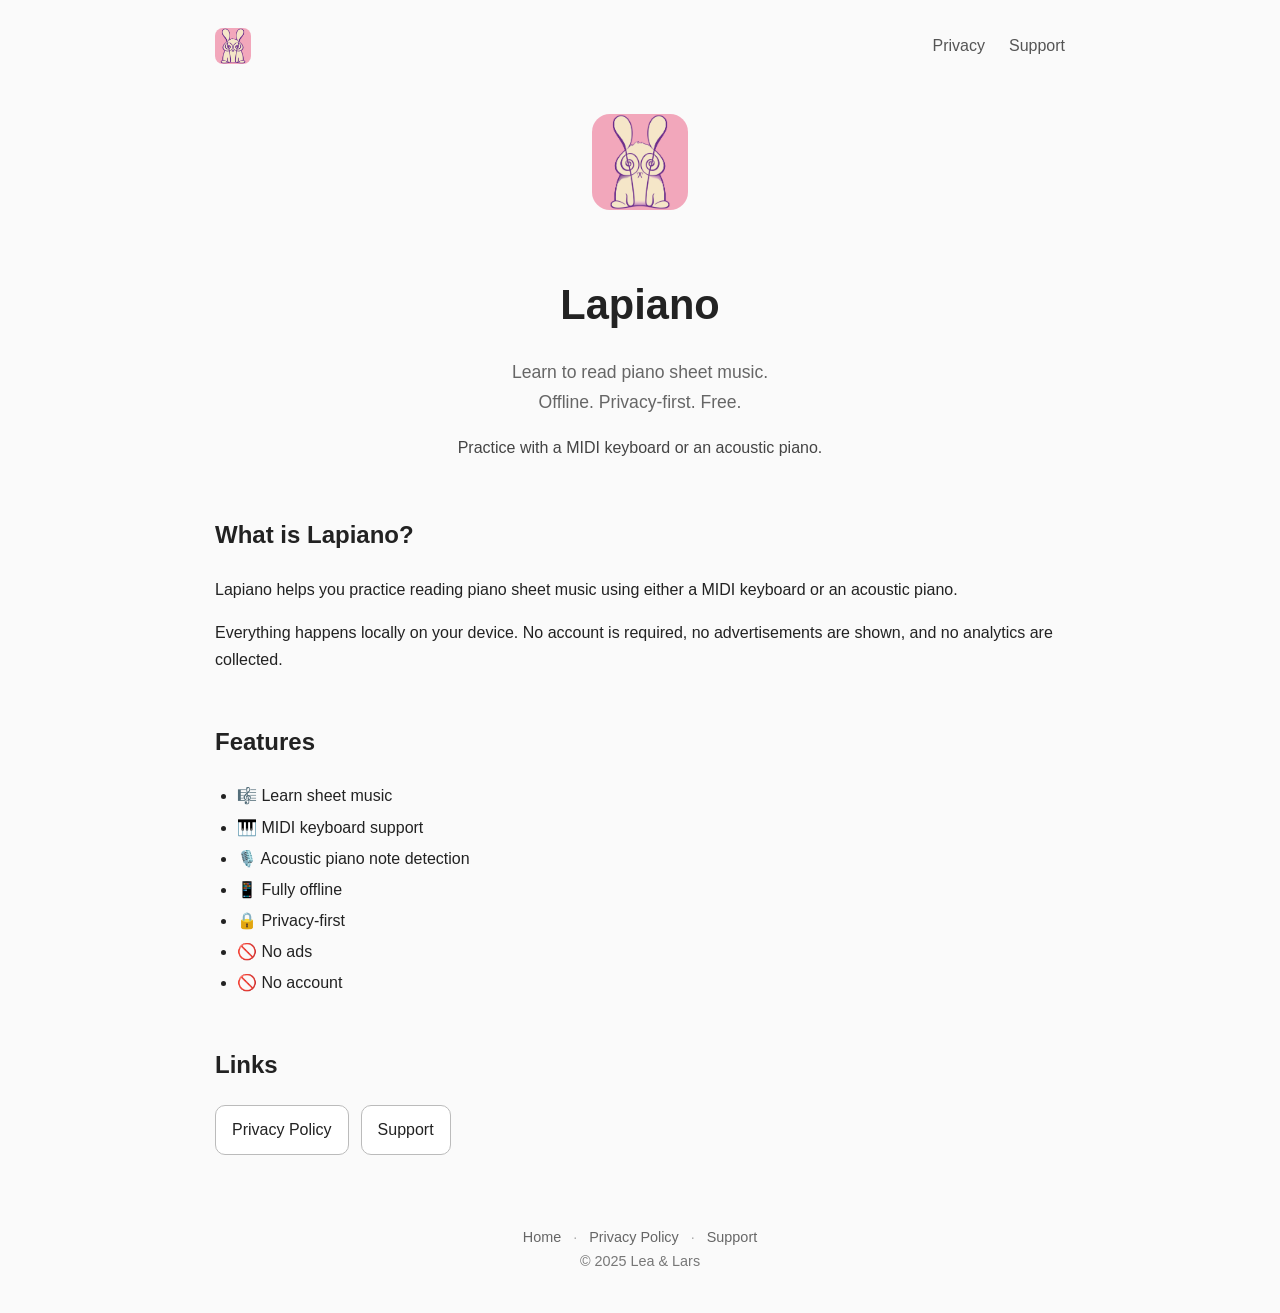
<file: index.html>
<!DOCTYPE html>
<html lang="en">
<head>
    <meta charset="UTF-8">
    <meta name="viewport" content="width=device-width, initial-scale=1.0">
    <title>Lapiano</title>
    <link rel="stylesheet" href="styles.css">
    <link rel="icon" href="assets/favicon.png">
</head>
<body>

<nav>
    <a href="index.html" class="nav-brand">
        <img src="assets/favicon.png" alt="Lapiano" class="nav-logo">
    </a>

    <div class="nav-links">
        <a href="privacy.html">Privacy</a>
        <a href="support.html">Support</a>
    </div>
</nav>

<header>
    <img src="assets/logo.png" alt="Lapiano logo" class="logo">

    <h1>Lapiano</h1>

    <p class="subtitle">
        Learn to read piano sheet music.<br>
        Offline. Privacy-first. Free.
    </p>

    <p class="hero-detail">
        Practice with a MIDI keyboard or an acoustic piano.
    </p>
</header>

<main>

<section>
    <h2>What is Lapiano?</h2>

    <p>
        Lapiano helps you practice reading piano sheet music using either a
        MIDI keyboard or an acoustic piano.
    </p>

    <p>
        Everything happens locally on your device. No account is required,
        no advertisements are shown, and no analytics are collected.
    </p>
</section>

<section>
    <h2>Features</h2>

    <ul class="feature-list">
        <li>🎼 Learn sheet music</li>
        <li>🎹 MIDI keyboard support</li>
        <li>🎙️ Acoustic piano note detection</li>
        <li>📱 Fully offline</li>
        <li>🔒 Privacy-first</li>
        <li>🚫 No ads</li>
        <li>🚫 No account</li>
    </ul>
</section>

<section>
    <h2>Links</h2>

    <div class="button-row">
        <a class="button" href="privacy.html">Privacy Policy</a>
        <a class="button" href="support.html">Support</a>
    </div>
</section>

</main>

<footer>
    <a href="index.html">Home</a>
    <span>·</span>
    <a href="privacy.html">Privacy Policy</a>
    <span>·</span>
    <a href="support.html">Support</a>
    <br>
    © 2025 Lea & Lars
</footer>

</body>
</html>
</file>
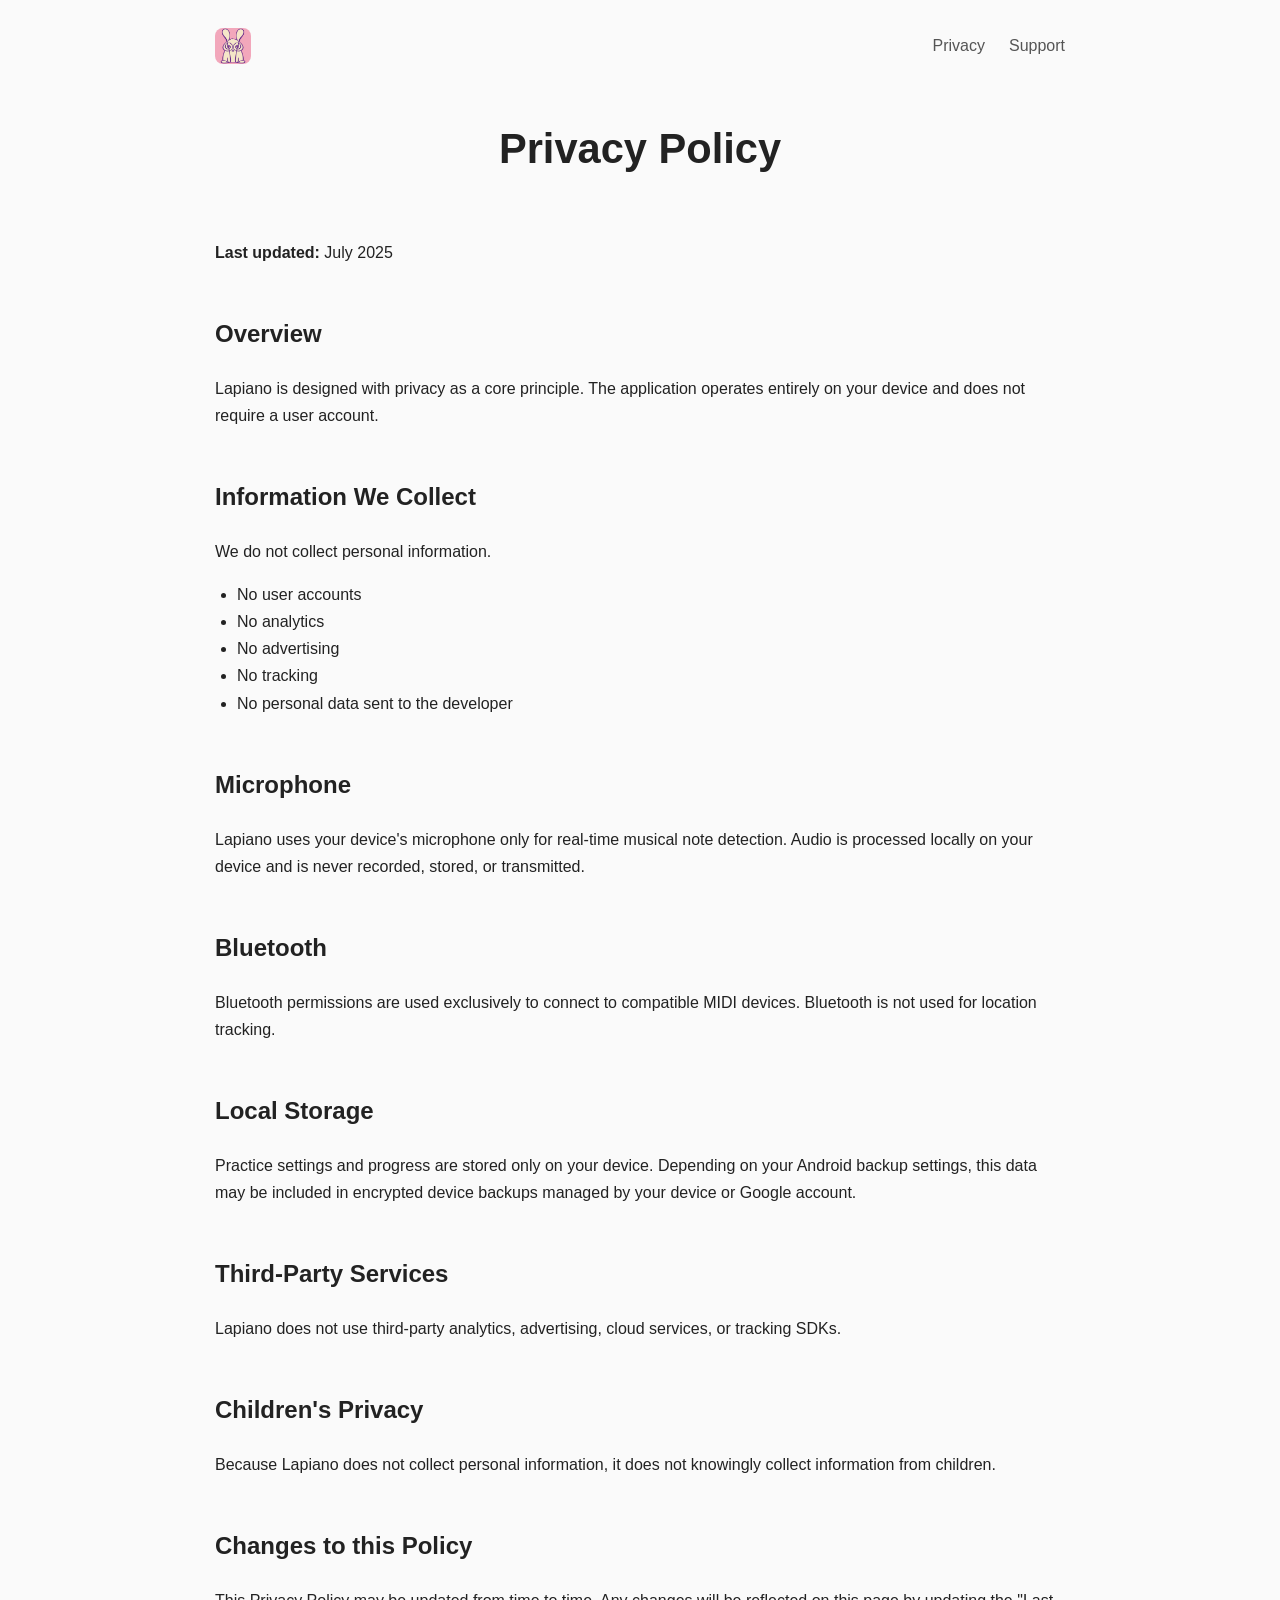
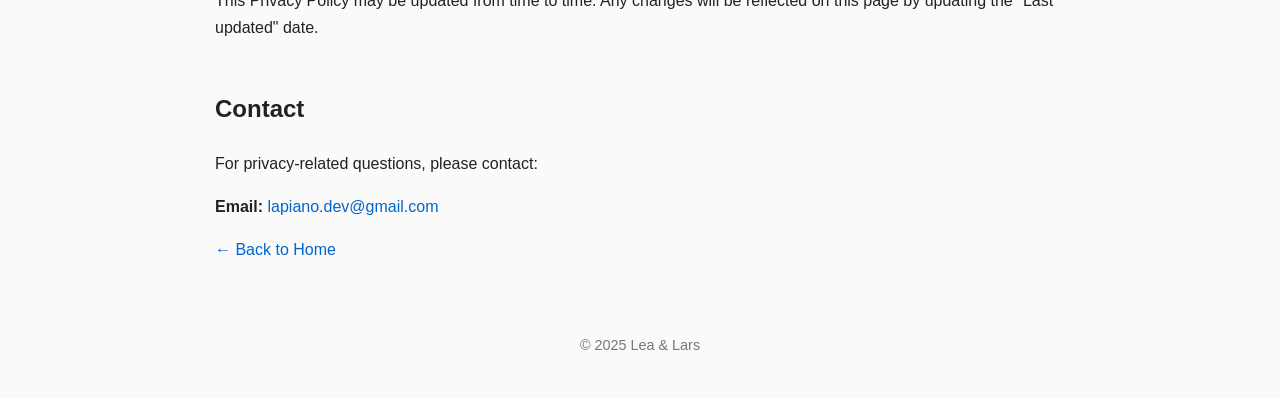
<file: privacy.html>
<!DOCTYPE html>
<html lang="en">
<head>
    <meta charset="UTF-8">
    <meta name="viewport" content="width=device-width, initial-scale=1.0">
    <title>Lapiano – Privacy Policy</title>
    <link rel="stylesheet" href="styles.css">
    <link rel="icon" href="assets/favicon.png">
</head>
<body>
<nav>
    <a href="index.html" class="nav-brand">
        <img src="assets/favicon.png" alt="Lapiano" class="nav-logo">
    </a>

    <div class="nav-links">
        <a href="privacy.html">Privacy</a>
        <a href="support.html">Support</a>
    </div>
</nav>

<header>
    <h1>Privacy Policy</h1>
</header>

<main>

<p><strong>Last updated:</strong> July 2025</p>

<h2>Overview</h2>

<p>
Lapiano is designed with privacy as a core principle.
The application operates entirely on your device and does not require a user account.
</p>

<h2>Information We Collect</h2>

<p>
We do not collect personal information.
</p>

<ul>
    <li>No user accounts</li>
    <li>No analytics</li>
    <li>No advertising</li>
    <li>No tracking</li>
    <li>No personal data sent to the developer</li>
</ul>

<h2>Microphone</h2>

<p>
Lapiano uses your device's microphone only for real-time musical note detection.
Audio is processed locally on your device and is never recorded, stored, or transmitted.
</p>

<h2>Bluetooth</h2>

<p>
Bluetooth permissions are used exclusively to connect to compatible MIDI devices.
Bluetooth is not used for location tracking.
</p>

<h2>Local Storage</h2>

<p>
Practice settings and progress are stored only on your device.
Depending on your Android backup settings, this data may be included in encrypted device backups managed by your device or Google account.
</p>

<h2>Third-Party Services</h2>

<p>
Lapiano does not use third-party analytics, advertising, cloud services, or tracking SDKs.
</p>

<h2>Children's Privacy</h2>

<p>
Because Lapiano does not collect personal information, it does not knowingly collect information from children.
</p>

<h2>Changes to this Policy</h2>

<p>
This Privacy Policy may be updated from time to time.
Any changes will be reflected on this page by updating the "Last updated" date.
</p>

<h2>Contact</h2>

<p>
For privacy-related questions, please contact:
</p>

<p>
<strong>Email:</strong> <a href="mailto:lapiano.dev@gmail.com">lapiano.dev@gmail.com</a></p>

<p>
<a href="index.html">← Back to Home</a>
</p>

</main>

<footer>
    © 2025 Lea & Lars
</footer>

</body>
</html>
</file>
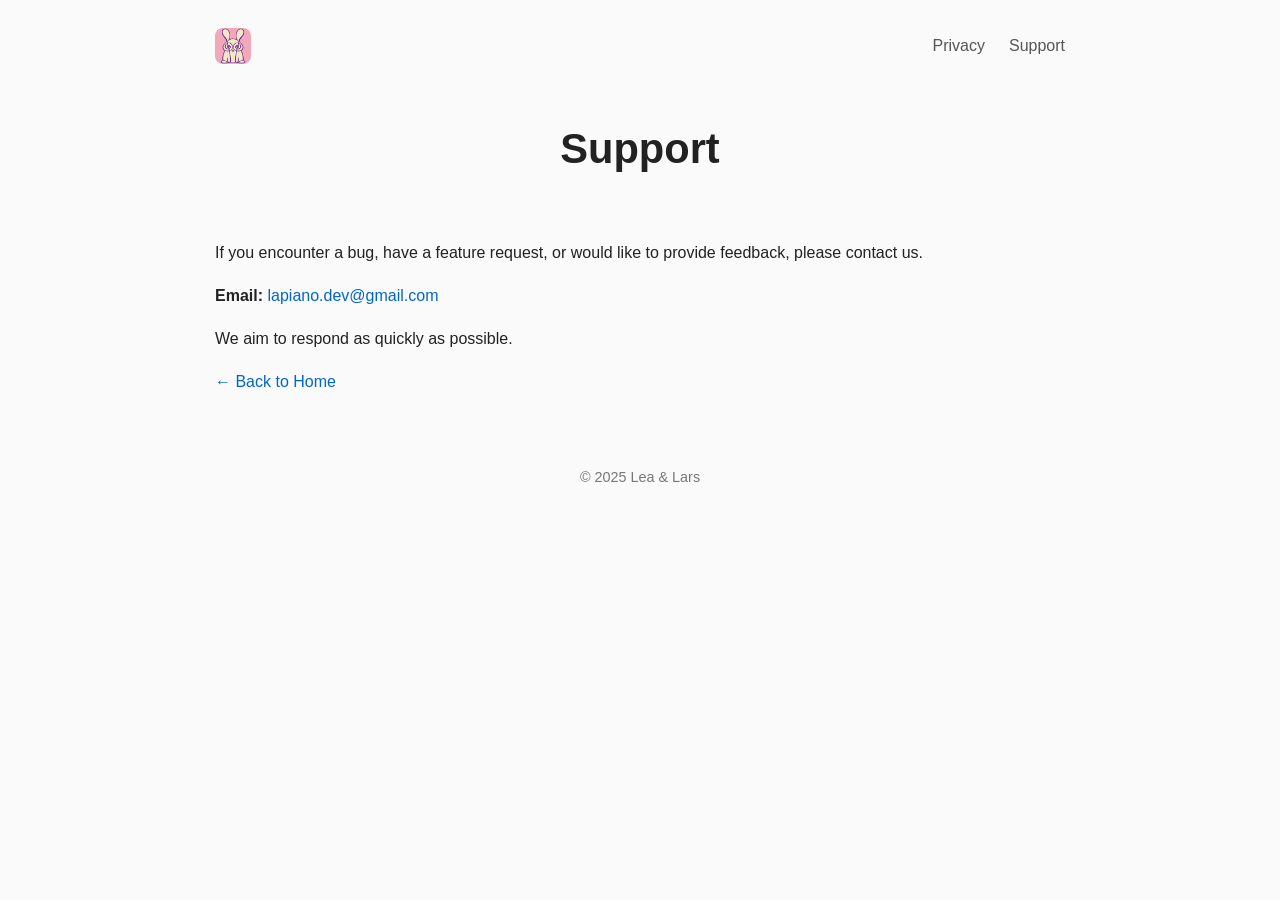
<file: support.html>
<!DOCTYPE html>
<html lang="en">
<head>
    <meta charset="UTF-8">
    <meta name="viewport" content="width=device-width, initial-scale=1.0">
    <title>Lapiano – Support</title>
    <link rel="stylesheet" href="styles.css">
    <link rel="icon" href="assets/favicon.png">
</head>
<body>
<nav>
    <a href="index.html" class="nav-brand">
        <img src="assets/favicon.png" alt="Lapiano" class="nav-logo">
    </a>

    <div class="nav-links">
        <a href="privacy.html">Privacy</a>
        <a href="support.html">Support</a>
    </div>
</nav>

<header>
    <h1>Support</h1>
</header>

<main>

<p>
If you encounter a bug, have a feature request, or would like to provide feedback,
please contact us.
</p>

<p>
<strong>Email:</strong> <a href="mailto:lapiano.dev@gmail.com">lapiano.dev@gmail.com</a></p>

<p>
We aim to respond as quickly as possible.
</p>

<p>
<a href="index.html">← Back to Home</a>
</p>

</main>

<footer>
    © 2025 Lea & Lars
</footer>

</body>
</html>
</file>
<file: styles.css>
body {
    font-family: -apple-system, BlinkMacSystemFont, "Segoe UI", Roboto, sans-serif;
    max-width: 850px;
    margin: auto;
    padding: 28px 20px 40px;
    line-height: 1.7;
    color: #222;
    background: #fafafa;
}

nav {
    display: flex;
    justify-content: space-between;
    align-items: center;
    margin-bottom: 50px;
}

.nav-brand {
    font-size: 1.2rem;
    font-weight: 700;
    color: #222;
    text-decoration: none;
}

.nav-links {
    display: flex;
    gap: 24px;
}

.nav-links a {
    color: #555;
    text-decoration: none;
    font-weight: 500;
}

.nav-links a:hover {
    color: #000;
    text-decoration: none;
}

header {
    text-align: center;
    margin-bottom: 54px;
}
.nav-logo {
    width: 36px;
    height: 36px;
    border-radius: 8px;
    display: block;
}

.logo {
    width: 96px;
    height: 96px;
    border-radius: 18px;
    margin-bottom: 24px;
}

.subtitle {
    color: #666;
    font-size: 1.1em;
    margin-bottom: 10px;
}

.hero-detail {
    color: #444;
    font-size: 1em;
}

section {
    margin-bottom: 44px;
}

h1 {
    font-size: 2.6em;
    margin-bottom: 0.2em;
}

h2 {
    margin-top: 2em;
}

ul {
    padding-left: 22px;
}

.feature-list li {
    margin-bottom: 4px;
}

.button-row {
    display: flex;
    flex-wrap: wrap;
    gap: 12px;
}

.button {
    display: inline-block;
    padding: 10px 16px;
    border: 1px solid #bbb;
    border-radius: 10px;
    color: #222;
    background: #fff;
}

.button:hover {
    text-decoration: none;
    border-color: #777;
}

footer {
    margin-top: 70px;
    text-align: center;
    color: #777;
    font-size: 0.9em;
}

footer a {
    color: #666;
}

footer span {
    margin: 0 8px;
    color: #aaa;
}

a {
    color: #0066cc;
    text-decoration: none;
}

a:hover {
    text-decoration: underline;
}

@media (max-width: 560px) {
    nav {
        flex-direction: column;
        gap: 10px;
    }

    nav a {
        margin: 0 8px;
    }

    h1 {
        font-size: 2.2em;
    }
}
</file>
